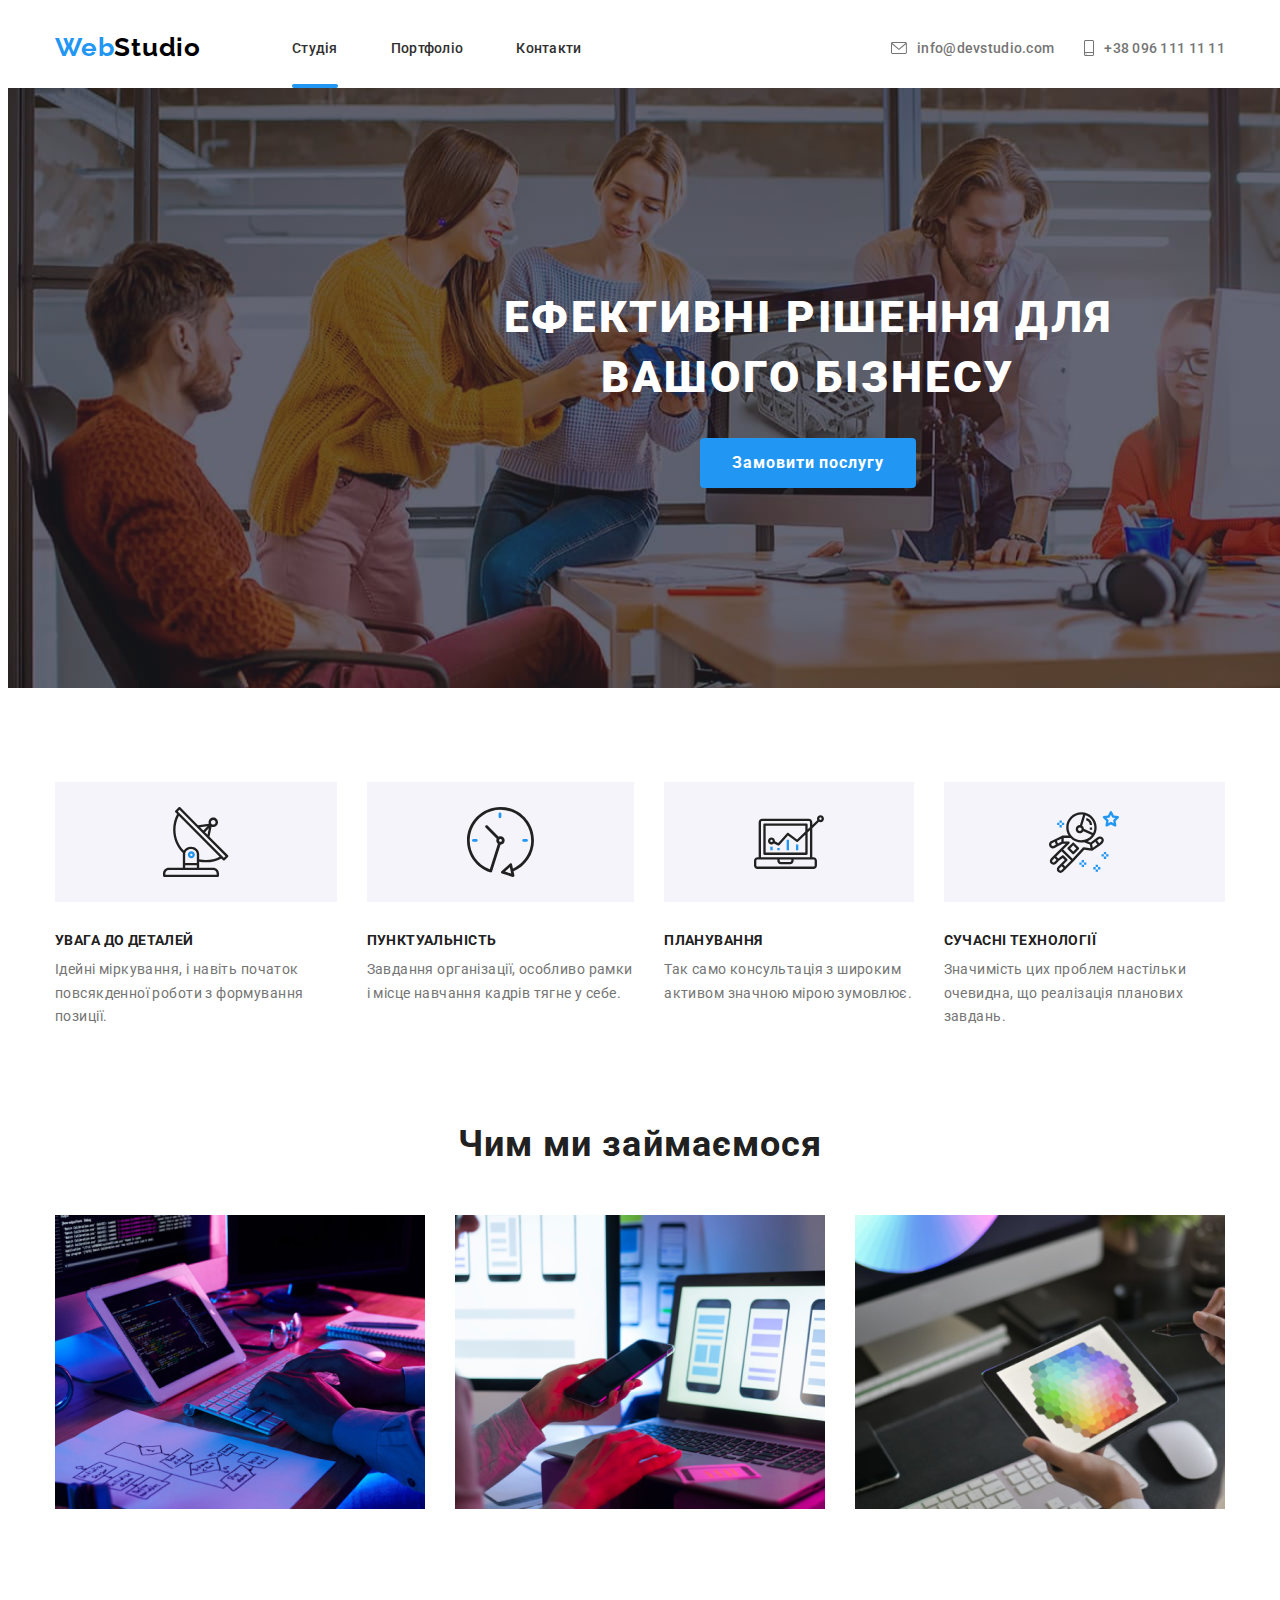
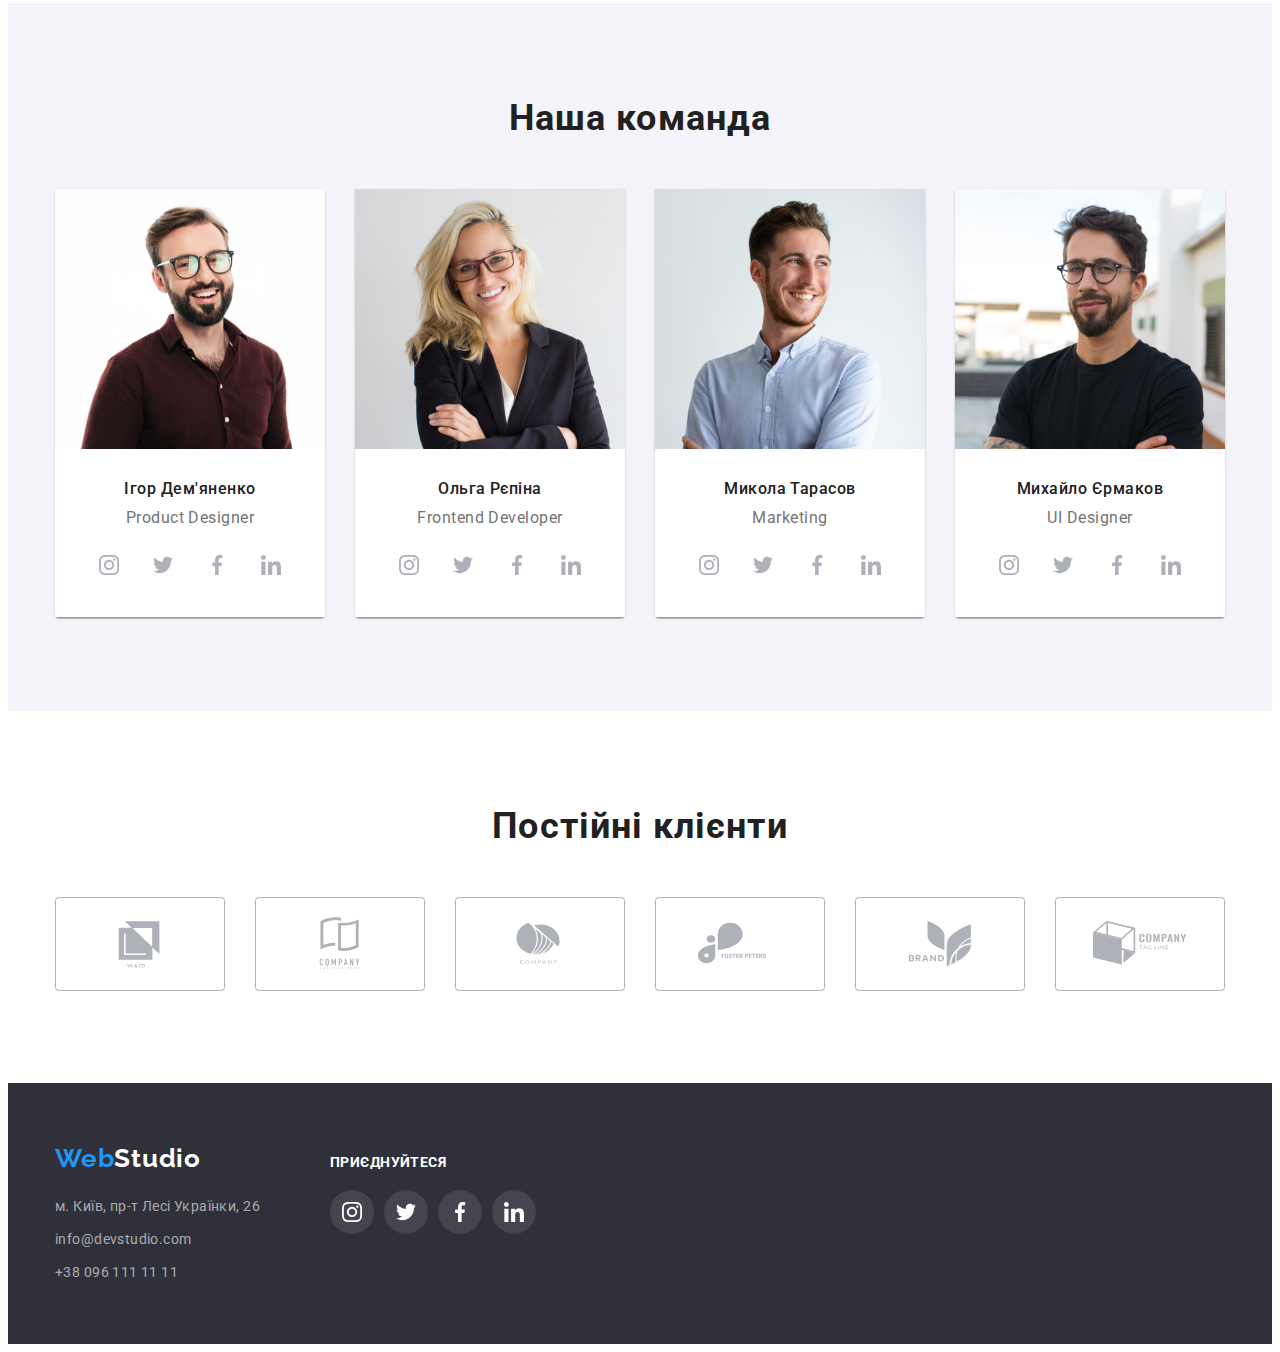
<file: index.html>
<!DOCTYPE html>
<html lang="en">
	<head>
		<meta charset="UTF-8" />
		<meta name="viewport" content="width=device-width, initial-scale=1.0" />
		<title>Document</title>
		<link
			href="https://fonts.googleapis.com/css2?family=Open+Sans:wght@400;600;700&family=Raleway:wght@700&display=swap"
			rel="stylesheet"
		/>
		<link rel="preconnect" href="https://fonts.googleapis.com" />
		<link rel="preconnect" href="https://fonts.gstatic.com" crossorigin />
		<link
			href="https://fonts.googleapis.com/css2?family=Raleway:ital,wght@0,100..700;1,100..700&family=Roboto:ital,wght@0,100;0,300;0,400;0,500;0,700;0,900;1,100;1,300;1,400;1,500;1,700;1,900&display=swap"
			rel="stylesheet"
		/>
		<link
			rel="stylesheet"
			href="https://cdnjs.cloudflare.com/ajax/libs/modern-normalize/1.1.0/modern-normalize.min.css"
			integrity="sha512-wpPYUAdjBVSE4KJnH1VR1HeZfpl1ub8YT/NKx4PuQ5NmX2tKuGu6U/JRp5y+Y8XG2tV+wKQpNHVUX03MfMFn9Q=="
			crossorigin="anonymous"
			referrerpolicy="no-referrer"
		/>
		<link rel="stylesheet" href="./css/styles.css" />
	</head>
	<body>
		<header class="header-wrap">
			<div class="container header-container">
				<a href="" class="logo link"
					>Web<span class="logo-accent">Studio</span></a
				>
				<ul class="header-list list">
					<li class="header-item">
						<a href="" class="header-link link current">Студія</a>
					</li>
					<li class="header-item">
						<a href="./portfolio.html" class="header-link link">Портфоліо</a>
					</li>
					<li class="header-item">
						<a href="" class="header-link link">Контакти</a>
					</li>
				</ul>
				<ul class="nav-list list">
					<li class="nav-item">
						<a class="nav-link link" href=""
							><svg class="nav-icon" width="16" height="12">
								<use href="./images/icons.svg#envelope"></use></svg
							>info@devstudio.com
						</a>
					</li>
					<li class="nav-item">
						<a href="tel:+38 096 111 11 11" class="nav-link link"
							><svg class="nav-icon" width="10" height="16">
								<use href="./images/icons.svg#icon-smartphone2"></use></svg
							>+38 096 111 11 11</a
						>
					</li>
				</ul>
			</div>
		</header>
		<main>
			<section class="introduction">
				<div class="container">
					<h1 class="introduction-title">
						Ефективні рішення для вашого бізнесу
					</h1>
					<button class="introduction-btn" type="button" data-modal-open>
						Замовити послугу
					</button>
				</div>
			</section>
			<section class="benefits section">
				<div class="container benefits-wrap">
					<ul class="benefits-list list">
						<li class="benefits-item">
							<div class="benefits-item-wrap">
								<svg class="benefits-icon" width="70" height="70">
									<use href="./images/icons.svg#icon-antenna"></use>
								</svg>
							</div>
							<h3 class="benefits-title">УВАГА ДО ДЕТАЛЕЙ</h3>
							<p class="benefits-text">
								Ідейні міркування, і навіть початок повсякденної роботи з
								формування позиції.
							</p>
						</li>
						<li class="benefits-item">
							<div class="benefits-item-wrap">
								<svg class="benefits-icon" width="70" height="70">
									<use href="./images/icons.svg#icon-clock"></use>
								</svg>
							</div>
							<h3 class="benefits-title">ПУНКТУАЛЬНІСТЬ</h3>
							<p class="benefits-text">
								Завдання організації, особливо рамки і місце навчання кадрів
								тягне у себе.
							</p>
						</li>
						<li class="benefits-item">
							<div class="benefits-item-wrap">
								<svg class="benefits-icon" width="70" height="70">
									<use href="./images/icons.svg#icon-diagram"></use>
								</svg>
							</div>
							<h3 class="benefits-title">ПЛАНУВАННЯ</h3>
							<p class="benefits-text">
								Так само консультація з широким активом значною мірою зумовлює.
							</p>
						</li>
						<li class="benefits-item">
							<div class="benefits-item-wrap">
								<svg class="benefits-icon" width="70" height="70">
									<use href="./images/icons.svg#icon-astronaut"></use>
								</svg>
							</div>
							<h3 class="benefits-title">СУЧАСНІ ТЕХНОЛОГІЇ</h3>
							<p class="benefits-text">
								Значимість цих проблем настільки очевидна, що реалізація
								планових завдань.
							</p>
						</li>
					</ul>
				</div>
			</section>
			<section class="about">
				<div class="container">
					<h2 class="about-title">Чим ми займаємося</h2>
					<ul class="about-list list">
						<li class="about-item">
							<img src="./images/prints.png" alt="" width="370" />

							<p class="about-text">Десктопні додатки</p>
						</li>
						<li class="about-item">
							<img src="./images/chose.png" alt="" width="370" />
							<p class="about-text">Мобільні додатки</p>
						</li>
						<li class="about-item">
							<img src="./images/colorixe.png" alt="" width="370" />
							<p class="about-text">Дизайнерські рішення</p>
						</li>
					</ul>
				</div>
			</section>
			<section class="team section">
				<div class="container">
					<h2 class="team-title">Наша команда</h2>
					<ul class="team-list list">
						<li class="team-item">
							<img src="./images/first-developer.jpg" alt="" width="" />
							<div class="team-content">
								<h3 class="team-name">Ігор Дем'яненко</h3>
								<p class="team-text">Product Designer</p>
								<ul class="team-icon-list list list">
									<li class="team-icon-item">
										<svg class="team-icon" width="20" height="20">
											<use href="./images/icons.svg#icon-instagram"></use>
										</svg>
									</li>
									<li class="team-icon-item">
										<svg class="team-icon" width="20" height="20">
											<use href="./images/icons.svg#icon-twitter"></use>
										</svg>
									</li>
									<li class="team-icon-item">
										<svg class="team-icon" width="20" height="20">
											<use href="./images/icons.svg#icon-facebook"></use>
										</svg>
									</li>
									<li class="team-icon-item">
										<svg class="team-icon" width="20" height="20">
											<use href="./images/icons.svg#icon-linkedin"></use>
										</svg>
									</li>
								</ul>
							</div>
						</li>
						<li class="team-item">
							<img src="./images/second-developer.jpg" alt="" width="" />
							<div class="team-content">
								<h3 class="team-name">Ольга Рєпіна</h3>
								<p class="team-text">Frontend Developer</p>
								<ul class="team-icon-list list list">
									<li class="team-icon-item">
										<svg class="team-icon" width="20" height="20">
											<use href="./images/icons.svg#icon-instagram"></use>
										</svg>
									</li>
									<li class="team-icon-item">
										<svg class="team-icon" width="20" height="20">
											<use href="./images/icons.svg#icon-twitter"></use>
										</svg>
									</li>
									<li class="team-icon-item">
										<svg class="team-icon" width="20" height="20">
											<use href="./images/icons.svg#icon-facebook"></use>
										</svg>
									</li>
									<li class="team-icon-item">
										<svg class="team-icon" width="20" height="20">
											<use href="./images/icons.svg#icon-linkedin"></use>
										</svg>
									</li>
								</ul>
							</div>
						</li>
						<li class="team-item">
							<img src="./images/third-developer.jpg" alt="" width="" />
							<div class="team-content">
								<h3 class="team-name">Микола Тарасов</h3>
								<p class="team-text">Marketing</p>
								<ul class="team-icon-list list list">
									<li class="team-icon-item">
										<svg class="team-icon" width="20" height="20">
											<use href="./images/icons.svg#icon-instagram"></use>
										</svg>
									</li>
									<li class="team-icon-item">
										<svg class="team-icon" width="20" height="20">
											<use href="./images/icons.svg#icon-twitter"></use>
										</svg>
									</li>
									<li class="team-icon-item">
										<svg class="team-icon" width="20" height="20">
											<use href="./images/icons.svg#icon-facebook"></use>
										</svg>
									</li>
									<li class="team-icon-item">
										<svg class="team-icon" width="20" height="20">
											<use href="./images/icons.svg#icon-linkedin"></use>
										</svg>
									</li>
								</ul>
							</div>
						</li>
						<li class="team-item">
							<img src="./images/fourth-developer.jpg" alt="" width="" />
							<div class="team-content">
								<h3 class="team-name">Михайло Єрмаков</h3>
								<p class="team-text">UI Designer</p>
								<ul class="team-icon-list list list">
									<li class="team-icon-item">
										<svg class="team-icon" width="20" height="20">
											<use href="./images/icons.svg#icon-instagram"></use>
										</svg>
									</li>
									<li class="team-icon-item">
										<svg class="team-icon" width="20" height="20">
											<use href="./images/icons.svg#icon-twitter"></use>
										</svg>
									</li>
									<li class="team-icon-item">
										<svg class="team-icon" width="20" height="20">
											<use href="./images/icons.svg#icon-facebook"></use>
										</svg>
									</li>
									<li class="team-icon-item">
										<svg class="team-icon" width="20" height="20">
											<use href="./images/icons.svg#icon-linkedin"></use>
										</svg>
									</li>
								</ul>
							</div>
						</li>
					</ul>
				</div>
			</section>
			<section class="clients section">
				<div class="clients-wrap container">
					<h2 class="clients-title">Постійні клієнти</h2>
					<ul class="clients-list list">
						<li class="clients-item">
							<a href="" class="clients-link link">
								<svg class="clients-icon" width="106" height="60">
									<use href="./images/icons.svg#icon-logo1"></use>
								</svg>
							</a>
						</li>
						<li class="clients-item">
							<a href="" class="clients-link link">
								<svg class="clients-icon" width="106" height="60">
									<use href="./images/icons.svg#icon-logo2"></use>
								</svg>
							</a>
						</li>
						<li class="clients-item">
							<a href="" class="clients-link link">
								<svg class="clients-icon" width="106" height="60">
									<use href="./images/icons.svg#icon-logo3"></use>
								</svg>
							</a>
						</li>
						<li class="clients-item">
							<a href="" class="clients-link link">
								<svg class="clients-icon" width="106" height="60">
									<use href="./images/icons.svg#icon-logo4"></use>
								</svg>
							</a>
						</li>
						<li class="clients-item">
							<a href="" class="clients-link link">
								<svg class="clients-icon" width="106" height="60">
									<use href="./images/icons.svg#icon-logo5"></use>
								</svg>
							</a>
						</li>
						<li class="clients-item">
							<a href="" class="clients-link link">
								<svg class="clients-icon" width="106" height="60">
									<use href="./images/icons.svg#icon-logo6"></use>
								</svg>
							</a>
						</li>
					</ul>
				</div>
			</section>
			<footer class="footer">
				<div class="footer-container container">
					<div class="footer-left-wrap">
						<a href="" class="footer-logo link"
							>Web<span class="footer-logo-hover">Studio</span></a
						>
						<ul class="footer-list list">
							<li class="footer-item">м. Київ, пр-т Лесі Українки, 26</li>
							<li class="footer-item">info@devstudio.com</li>
							<li class="footer-item">+38 096 111 11 11</li>
						</ul>
					</div>
					<div class="footer-central-wrap">
						<h3 class="footer-title">Приєднуйтеся</h3>
						<ul class="footer-central-list list">
							<li class="footer-central-item">
								<svg class="footer-icon" width="20" height="20">
									<use href="/images/icons.svg#icon-instagram"></use>
								</svg>
							</li>
							<li class="footer-central-item">
								<svg class="footer-icon" width="20" height="20">
									<use href="./images/icons.svg#icon-twitter"></use>
								</svg>
							</li>
							<li class="footer-central-item">
								<svg class="footer-icon" width="20" height="20">
									<use href="./images/icons.svg#icon-facebook"></use>
								</svg>
							</li>
							<li class="footer-central-item">
								<svg class="footer-icon" width="20" height="20">
									<use href="./images/icons.svg#icon-linkedin"></use>
								</svg>
							</li>
						</ul>
					</div>
				</div>
			</footer>
		</main>
		<div class="modalBackground is-hidden" data-modal>
			<div class="modalActive">
				<button type="button" class="modal-close-btn" data-modal-close>
					<svg class="modal-close" width="18" height="18">
						<use href="./images/icons.svg#icon-close"></use>
					</svg>
				</button>
			</div>
		</div>
		<script src="./js/modal.js"></script>
	</body>
</html>
</file>
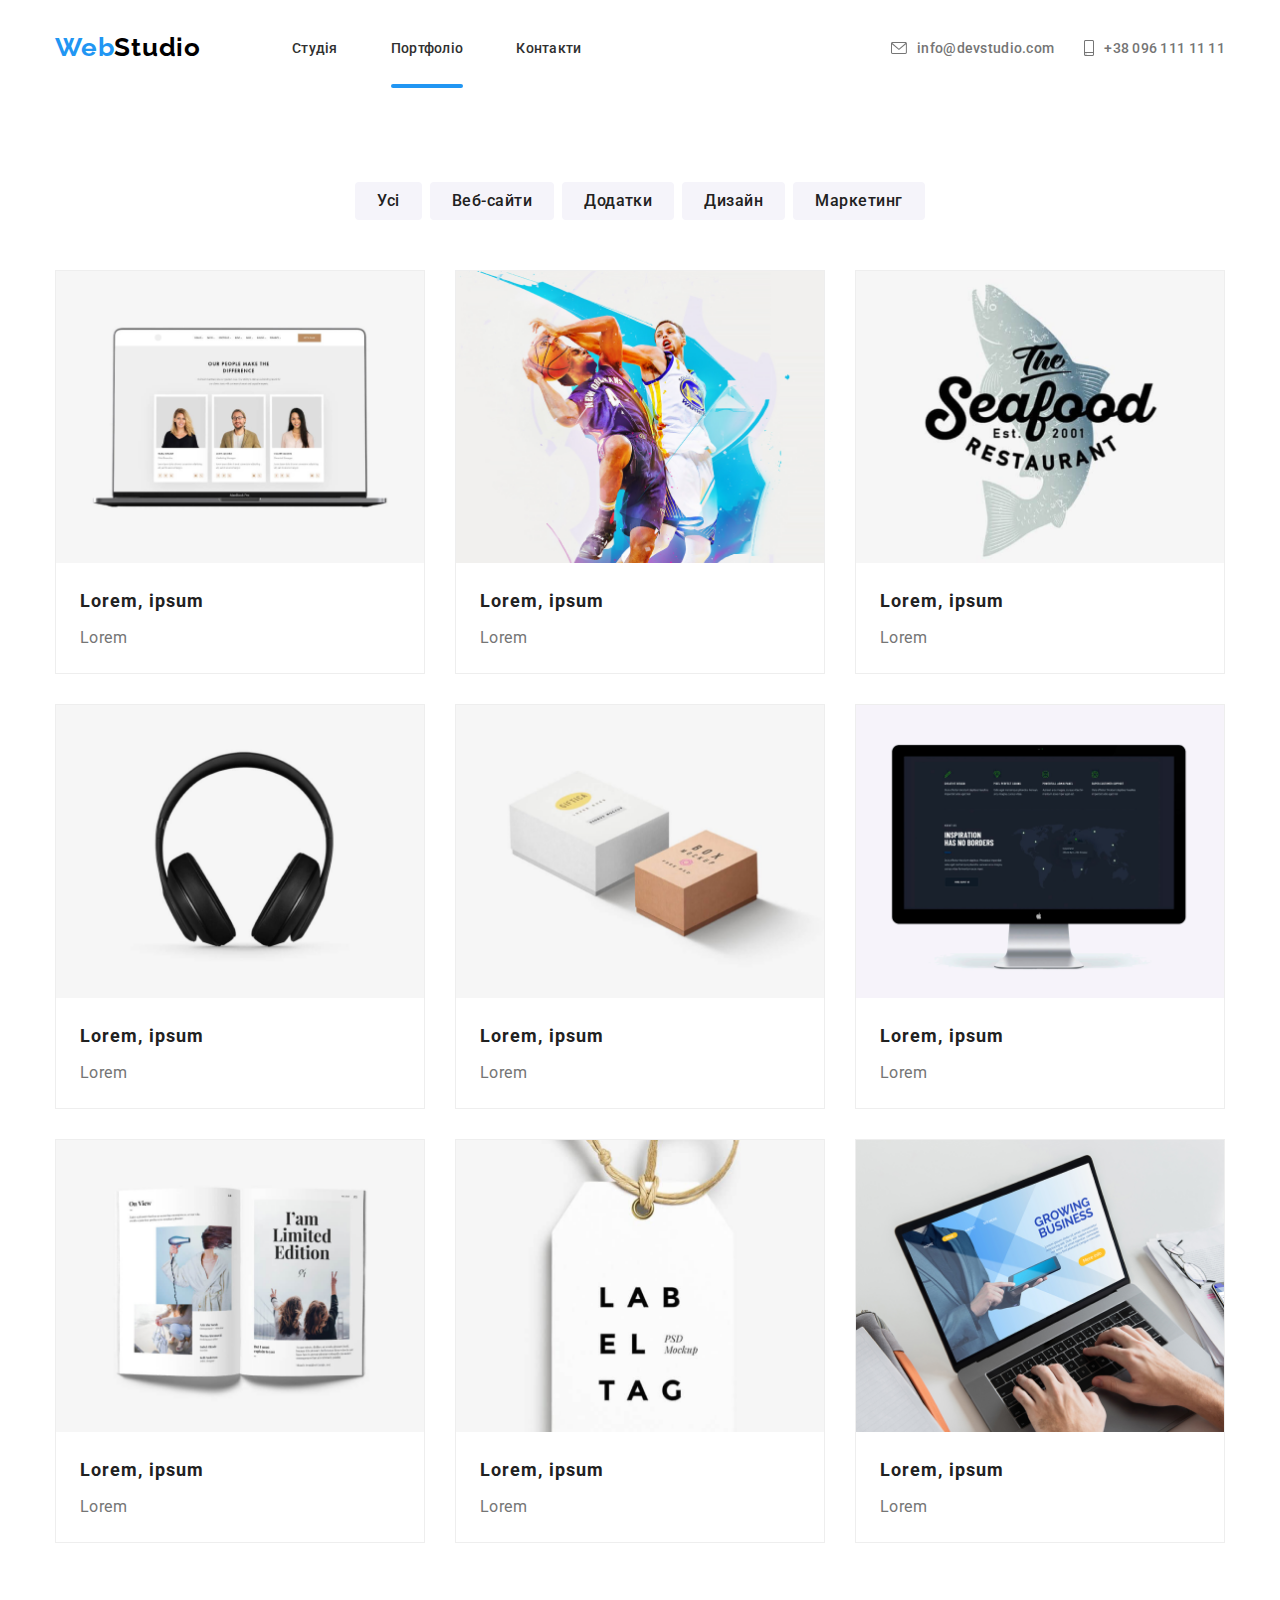
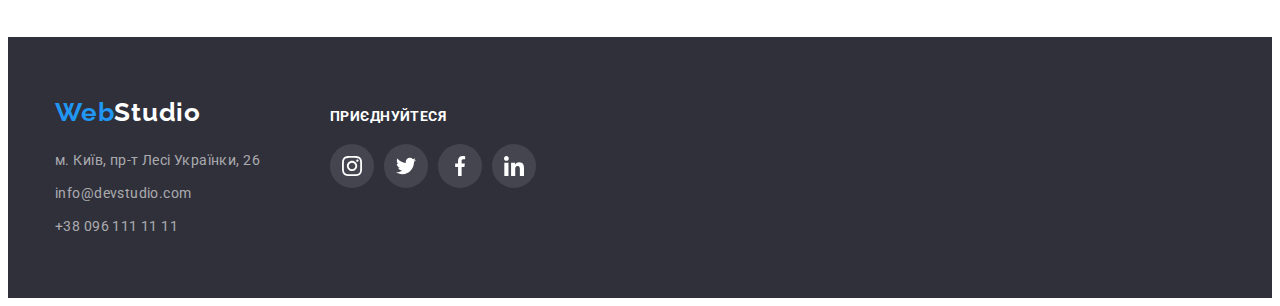
<file: portfolio.html>
<!DOCTYPE html>
<html lang="en">
	<head>
		<meta charset="UTF-8" />
		<meta name="viewport" content="width=device-width, initial-scale=1.0" />
		<title>Document</title>
		<link
			href="https://fonts.googleapis.com/css2?family=Open+Sans:wght@400;600;700&family=Raleway:wght@700&display=swap"
			rel="stylesheet"
		/>
		<link rel="preconnect" href="https://fonts.googleapis.com" />
		<link rel="preconnect" href="https://fonts.gstatic.com" crossorigin />
		<link
			href="https://fonts.googleapis.com/css2?family=Raleway:ital,wght@0,100..700;1,100..700&family=Roboto:ital,wght@0,100;0,300;0,400;0,500;0,700;0,900;1,100;1,300;1,400;1,500;1,700;1,900&display=swap"
			rel="stylesheet"
		/>
		<link
			rel="stylesheet"
			href="https://cdnjs.cloudflare.com/ajax/libs/modern-normalize/1.1.0/modern-normalize.min.css"
			integrity="sha512-wpPYUAdjBVSE4KJnH1VR1HeZfpl1ub8YT/NKx4PuQ5NmX2tKuGu6U/JRp5y+Y8XG2tV+wKQpNHVUX03MfMFn9Q=="
			crossorigin="anonymous"
			referrerpolicy="no-referrer"
		/>
		<link rel="stylesheet" href="./css/styles.css" />
	</head>
	<body>
		<header class="header-wrap">
			<div class="container header-container">
				<a href="" class="logo link"
					>Web<span class="logo-accent">Studio</span></a
				>
				<ul class="header-list list">
					<li class="header-item">
						<a href="./index.html" class="header-link link">Студія</a>
					</li>
					<li class="header-item">
						<a href="" class="header-link link current">Портфоліо</a>
					</li>
					<li class="header-item">
						<a href="" class="header-link link">Контакти</a>
					</li>
				</ul>
				<ul class="nav-list list">
					<li class="nav-item">
						<a class="nav-link link" href=""
							><svg class="nav-icon" width="16" height="12">
								<use href="./images/icons.svg#envelope"></use></svg
							>info@devstudio.com
						</a>
					</li>
					<li class="nav-item">
						<a href="tel:+38 096 111 11 11" class="nav-link link"
							><svg class="nav-icon" width="10" height="16">
								<use href="./images/icons.svg#icon-smartphone2"></use></svg
							>+38 096 111 11 11</a
						>
					</li>
				</ul>
			</div>
		</header>
		<main>
			<section class="portfolio section">
				<div class="container">
					<ul class="portfolio-btn-list list">
						<li class="portfolio-btn-item">
							<button type="button" class="portfolio-btn">Усі</button>
						</li>
						<li class="portfolio-btn-item">
							<button type="button" class="portfolio-btn">Веб-сайти</button>
						</li>
						<li class="portfolio-btn-item">
							<button type="button" class="portfolio-btn">Додатки</button>
						</li>
						<li class="portfolio-btn-item">
							<button type="button" class="portfolio-btn">Дизайн</button>
						</li>
						<li class="portfolio-btn-item">
							<button type="button" class="portfolio-btn">Маркетинг</button>
						</li>
					</ul>
					<ul class="portfolio-card-list list">
						<li class="portfolio-card-item">
							<div class="above-wrap">
								<img src="./images/img-portfolio1.png" alt="" width="370" />
								<p class="above-text">
									Ресурс пропонує комплексні пропозиції з різним рівнем
									функціоналу та сервісів. Все це дозволить відвідувачу отримати
									вичерпні відомості про компанію чи приватну особу.
								</p>
							</div>
							<div class="portfolio-card-wrap">
								<h3 class="portfolio-wrap-title">Lorem, ipsum</h3>
								<p class="portfolio-wrap-text">Lorem</p>
							</div>
						</li>
						<li class="portfolio-card-item">
							<div class="above-wrap">
								<img src="./images/img-portfolio2.png" alt="" width="370" />
								<p class="above-text">
									Ресурс пропонує комплексні пропозиції з різним рівнем
									функціоналу та сервісів. Все це дозволить відвідувачу отримати
									вичерпні відомості про компанію чи приватну особу.
								</p>
							</div>
							<div class="portfolio-card-wrap">
								<h3 class="portfolio-wrap-title">Lorem, ipsum</h3>
								<p class="portfolio-wrap-text">Lorem</p>
							</div>
						</li>
						<li class="portfolio-card-item">
							<div class="above-wrap">
								<img src="./images/img-portfolio3.png" alt="" width="370" />
								<p class="above-text">
									Ресурс пропонує комплексні пропозиції з різним рівнем
									функціоналу та сервісів. Все це дозволить відвідувачу отримати
									вичерпні відомості про компанію чи приватну особу.
								</p>
							</div>
							<div class="portfolio-card-wrap">
								<h3 class="portfolio-wrap-title">Lorem, ipsum</h3>
								<p class="portfolio-wrap-text">Lorem</p>
							</div>
						</li>
						<li class="portfolio-card-item">
							<div class="above-wrap">
								<img src="./images/img-portfolio4.png" alt="" width="370" />
								<p class="above-text">
									Ресурс пропонує комплексні пропозиції з різним рівнем
									функціоналу та сервісів. Все це дозволить відвідувачу отримати
									вичерпні відомості про компанію чи приватну особу.
								</p>
							</div>
							<div class="portfolio-card-wrap">
								<h3 class="portfolio-wrap-title">Lorem, ipsum</h3>
								<p class="portfolio-wrap-text">Lorem</p>
							</div>
						</li>
						<li class="portfolio-card-item">
							<div class="above-wrap">
								<img src="./images/img-portfolio5.png" alt="" width="370" />
								<p class="above-text">
									Ресурс пропонує комплексні пропозиції з різним рівнем
									функціоналу та сервісів. Все це дозволить відвідувачу отримати
									вичерпні відомості про компанію чи приватну особу.
								</p>
							</div>
							<div class="portfolio-card-wrap">
								<h3 class="portfolio-wrap-title">Lorem, ipsum</h3>
								<p class="portfolio-wrap-text">Lorem</p>
							</div>
						</li>
						<li class="portfolio-card-item">
							<div class="above-wrap">
								<img src="./images/img-portfolio6.png" alt="" width="370" />
								<p class="above-text">
									Ресурс пропонує комплексні пропозиції з різним рівнем
									функціоналу та сервісів. Все це дозволить відвідувачу отримати
									вичерпні відомості про компанію чи приватну особу.
								</p>
							</div>
							<div class="portfolio-card-wrap">
								<h3 class="portfolio-wrap-title">Lorem, ipsum</h3>
								<p class="portfolio-wrap-text">Lorem</p>
							</div>
						</li>
						<li class="portfolio-card-item">
							<div class="above-wrap">
								<img src="./images/img-portfolio7.png" alt="" width="370" />
								<p class="above-text">
									Ресурс пропонує комплексні пропозиції з різним рівнем
									функціоналу та сервісів. Все це дозволить відвідувачу отримати
									вичерпні відомості про компанію чи приватну особу.
								</p>
							</div>
							<div class="portfolio-card-wrap">
								<h3 class="portfolio-wrap-title">Lorem, ipsum</h3>
								<p class="portfolio-wrap-text">Lorem</p>
							</div>
						</li>
						<li class="portfolio-card-item">
							<div class="above-wrap">
								<img src="./images/img-portfolio8.png" alt="" width="370" />
								<p class="above-text">
									Ресурс пропонує комплексні пропозиції з різним рівнем
									функціоналу та сервісів. Все це дозволить відвідувачу отримати
									вичерпні відомості про компанію чи приватну особу.
								</p>
							</div>
							<div class="portfolio-card-wrap">
								<h3 class="portfolio-wrap-title">Lorem, ipsum</h3>
								<p class="portfolio-wrap-text">Lorem</p>
							</div>
						</li>
						<li class="portfolio-card-item">
							<div class="above-wrap">
								<img src="./images/img-portfolio9.png" alt="" width="370" />
								<p class="above-text">
									Ресурс пропонує комплексні пропозиції з різним рівнем
									функціоналу та сервісів. Все це дозволить відвідувачу отримати
									вичерпні відомості про компанію чи приватну особу.
								</p>
							</div>
							<div class="portfolio-card-wrap">
								<h3 class="portfolio-wrap-title">Lorem, ipsum</h3>
								<p class="portfolio-wrap-text">Lorem</p>
							</div>
						</li>
					</ul>
				</div>
			</section>
		</main>
		<footer class="footer">
			<div class="footer-container container">
				<div class="footer-left-wrap">
					<a href="" class="footer-logo link"
						>Web<span class="footer-logo-hover">Studio</span></a
					>
					<ul class="footer-list list">
						<li class="footer-item">м. Київ, пр-т Лесі Українки, 26</li>
						<li class="footer-item">info@devstudio.com</li>
						<li class="footer-item">+38 096 111 11 11</li>
					</ul>
				</div>
				<div class="footer-central-wrap">
					<h3 class="footer-title">Приєднуйтеся</h3>
					<ul class="footer-central-list list">
						<li class="footer-central-item">
							<svg class="footer-icon" width="20" height="20">
								<use href="/images/icons.svg#icon-instagram"></use>
							</svg>
						</li>
						<li class="footer-central-item">
							<svg class="footer-icon" width="20" height="20">
								<use href="./images/icons.svg#icon-twitter"></use>
							</svg>
						</li>
						<li class="footer-central-item">
							<svg class="footer-icon" width="20" height="20">
								<use href="./images/icons.svg#icon-facebook"></use>
							</svg>
						</li>
						<li class="footer-central-item">
							<svg class="footer-icon" width="20" height="20">
								<use href="./images/icons.svg#icon-linkedin"></use>
							</svg>
						</li>
					</ul>
				</div>
			</div>
		</footer>
	</body>
</html>
</file>
<file: css/styles.css>
img {
	display: block;
	max-width: 100%;
	height: auto;
}

p,
h1,
h2,
h3 {
	margin: 0;
}
ul {
	margin: 0;
	padding: 0;
}
.list {
	list-style: none;
}
.link {
	text-decoration: none;
}
.section {
	padding-top: 94px;
	padding-bottom: 94px;
}
.container {
	width: 1200px;
	padding-left: 15px;
	padding-right: 15px;
	margin: 0 auto;
	box-sizing: border-box;
}

/* ---------------------HEADER-------------------------- */
.header-wrap {
	padding-top: 24px;
	padding-bottom: 25px;

	background-color: #ffffff;
}
.header-container {
	display: flex;
	align-items: center;
}
.header-list {
	display: flex;
}
.logo {
	font-family: Raleway;
	font-size: 26px;
	font-weight: 700;
	line-height: 31px;
	letter-spacing: 0.03em;
	color: #2196f3;
	margin-right: 91px;
}
.logo-accent {
	color: #000;
}
.logo:hover .logo-accent,
.logo:focus .logo-accent {
	color: #2196f3;
}
.header-item {
	margin-right: 53px;
	position: relative;
}
.header-item:last-child {
	margin-right: 0;
}

.header-link {
	font-family: Roboto;
	font-size: 14px;
	font-weight: 500;
	line-height: 16px;
	color: #303030;
	letter-spacing: 0.02em;
	text-align: left;
}
.header-link:hover,
.header-link:focus {
	color: #2196f3;
}
.current::after {
	content: '';
	width: 100%;
	height: 4px;
	background-color: #2196f3;
	position: absolute;
	bottom: -31px;
	left: 0;
	border-radius: 10px;
}
.nav-list {
	display: flex;
	margin-left: auto;
}
.nav-item {
	margin-right: 30px;
}
.nav-item:last-child {
	margin-right: 0;
}
.nav-link {
	font-family: Roboto;
	font-size: 14px;
	font-weight: 500;
	line-height: 16px;
	letter-spacing: 0.02em;
	color: #757575;
	display: flex;
	align-items: center;
}
.nav-link:hover,
.nav-link:focus {
	color: #2196f3;
}
.nav-icon {
	margin-right: 10px;
	fill: currentColor;
}
/* ---------------------------------------------------------- */
.introduction {
	padding-top: 200px;
	padding-bottom: 200px;
	background: linear-gradient(rgba(47, 48, 58, 0.4), rgba(47, 48, 58, 0.4)),
		url(/images/overlay.jpg);
	width: 1600px;
	background-repeat: no-repeat;
	margin-left: auto;
	margin-right: auto;
}

.introduction-title {
	font-family: Roboto;
	font-weight: 900;
	font-size: 44px;
	line-height: 136%;
	letter-spacing: 0.06em;
	text-transform: uppercase;
	text-align: center;
	margin-right: auto;
	margin-left: auto;
	color: #fff;
	width: 696px;
	margin-bottom: 30px;
}
.introduction-btn {
	display: block;
	background: #2196f3;
	font-family: Roboto;
	font-weight: 700;
	font-size: 16px;
	line-height: 1.87;
	letter-spacing: 0.06em;
	text-align: center;
	color: #fff;
	border-radius: 4px;
	margin: auto;
	padding: 10px 32px;
	border: none;
	cursor: pointer;
}
/* ------------------------------------------------------------------- */
.benefits-list {
	display: flex;
}
.benefits-item + .benefits-item {
	margin-left: 30px;
}
.benefits-item-wrap {
	height: 120px;
	background: #f5f4fa;
	margin-bottom: 30px;
	display: flex;
	justify-content: center;
	align-items: center;
}
.benefits-icon {
	justify-content: center;
	align-items: center;
}
.benefits-title {
	margin-bottom: 10px;
	font-family: Roboto;
	font-weight: 700;
	font-size: 14px;
	letter-spacing: 0.03em;
	text-transform: uppercase;
	color: #212121;
}
.benefits-text {
	font-family: Roboto;
	font-weight: 400;
	font-size: 14px;
	line-height: 1.71;
	letter-spacing: 0.03em;
	color: #757575;
}
/* ---------------------------------------------------------------------------- */
.about {
	padding-bottom: 94px;
}
.about-title {
	font-family: Roboto;
	font-weight: 700;
	font-size: 36px;
	letter-spacing: 0.03em;
	text-align: center;
	color: #212121;
	margin-bottom: 50px;
}
.about-list {
	display: flex;
	overflow: hidden;
}
.about-item + .about-item {
	margin-left: 30px;
}
.about-item {
	position: relative;
}
.about-text {
	position: absolute;
	left: 0;
	bottom: 0;
	background: rgba(47, 48, 58, 0.8);
	width: 100%;
	height: 70px;
	color: rgb(255, 255, 255);
	font-family: Roboto;
	font-size: 14px;
	font-weight: 700;
	line-height: 16px;
	letter-spacing: 0.03em;
	padding-top: 27px;
	padding-bottom: 27px;
	text-align: center;
	transform: translatey(100%);
	transition: transform 250ms linear;
}
.about-item:hover .about-text {
	transform: translatey(0);
}
/* ------------------------------------------------------------------------ */
.team {
	background: rgb(245, 244, 250);
}
.team-title {
	font-family: Roboto;
	font-weight: 700;
	font-size: 36px;
	letter-spacing: 0.03em;
	text-align: center;
	color: #212121;
	margin-bottom: 50px;
}
.team-list {
	display: flex;
	flex-wrap: wrap;
	margin-right: -30px;
	margin-bottom: -30px;
}
.team-item {
	margin-right: 30px;
	margin-bottom: 30px;
	flex-basis: calc(100% / 4 - 30px);
	border-radius: 0px 0px 4px 4px;
	box-shadow: 0px 2px 1px 0px rgba(0, 0, 0, 0.2),
		0px 1px 1px 0px rgba(0, 0, 0, 0.14), 0px 1px 3px 0px rgba(0, 0, 0, 0.12);
}

.team-content {
	padding-top: 30px;
	padding-bottom: 30px;
	background: #ffffff;
}
.team-name {
	font-family: Roboto;
	font-weight: 500;
	font-size: 16px;
	letter-spacing: 0.03em;
	text-align: center;
	color: #212121;
	margin-bottom: 10px;
}
.team-text {
	font-family: Roboto;
	font-size: 16px;
	letter-spacing: 0.03em;
	text-align: center;
	color: #757575;
	margin-bottom: 16px;
}
.team-icon-list {
	display: flex;
	justify-content: center;
}
.team-icon-item {
	border-radius: 50%;
	width: 44px;
	height: 44px;
	margin-right: 10px;
	display: flex;
	align-items: center;
	justify-content: center;
}
.team-icon-item:last-child {
	margin-right: 0;
}
.team-icon-item:hover {
	background: #2196f3;
}
.team-icon-item:hover .team-icon {
	fill: #ffffff;
}
.team-icon {
	fill: #afb1b8;
}
/* -------------------------------------------------------- */
.clients-title {
	font-family: Roboto;
	font-weight: 700;
	font-size: 36px;
	letter-spacing: 0.03em;
	text-align: center;
	color: #212121;
	margin-bottom: 50px;
}
.clients-list {
	display: flex;
}
.clients-item {
	margin-right: 30px;
	width: 170px;
	height: 92px;
}
.clients-link {
	padding-top: 16px;
	padding-bottom: 16px;
	display: flex;
	align-items: center;
	justify-content: center;
	border: 1px solid #afb1b8;
	border-radius: 4px;
}
.clients-item:last-child {
	margin-right: 0;
}
.clients-link:hover .clients-icon,
.clients-link:focus .clients-icon {
	fill: #2196f3;
}
.clients-link:hover,
.clients-link:focus {
	border: 1px solid #2196f3;
}
.clients-icon {
	fill: #afb1b8;
}
/* ------------------------------------------------------------- */
.footer {
	padding-top: 60px;
	padding-bottom: 60px;
	background-color: #2f303a;
}
.footer-container {
	display: flex;
	align-items: baseline;
}
.footer-left-wrap {
	margin-right: 70px;
}
.footer-logo {
	font-family: Raleway;
	font-size: 26px;
	font-weight: 700;
	line-height: 31px;
	letter-spacing: 0.03em;
	text-align: left;
	color: #2196f3;
	display: block;
	margin-bottom: 20px;
}
.footer-logo-hover {
	color: #fff;
}
.footer-logo:hover .footer-logo-hover,
.footer-logo:focus .footer-logo-hover {
	color: #2196f3;
}
.footer-item {
	color: rgba(255, 255, 255, 0.6);
	font-family: Roboto;
	font-size: 14px;
	font-weight: 400;
	line-height: 24px;
	letter-spacing: 0.03em;
	text-align: left;
	margin-bottom: 9px;
}
.footer-item:last-child {
	margin-bottom: 0;
}
.footer-title {
	color: rgb(255, 255, 255);
	font-family: Roboto;
	font-size: 14px;
	font-weight: 700;
	line-height: 16px;
	letter-spacing: 0.03em;
	text-align: left;
	text-transform: uppercase;
	margin-bottom: 20px;
}
.footer-central-list {
	display: flex;
}
.footer-central-item {
	width: 44px;
	height: 44px;
	background: rgba(255, 255, 255, 0.1);
	border-radius: 50%;
	margin-right: 10px;
	display: flex;
	justify-content: center;
	align-items: center;
}
.footer-central-item:last-child {
	margin-right: 0;
}
.footer-icon {
	fill: #fff;
}
.footer-central-item:hover .footer-icon {
	fill: tomato;
}
/* -------------------------------------------------------------------------- */

.portfolio-btn-list {
	display: flex;
	justify-content: center;
	margin-bottom: 50px;
}
.portfolio-btn-item {
	margin-right: 8px;
}
.portfolio-btn-item:last-child {
	margin-right: 0;
}
.portfolio-btn {
	padding: 6px 22px;
	background: #f5f4fa;
	border-radius: 4px;
	font-family: Roboto;
	font-weight: 500;
	font-size: 16px;
	line-height: 1.62;
	letter-spacing: 0.03em;
	text-align: center;
	color: #212121;
	border: none;
}
.portfolio-btn:hover {
	box-shadow: 0 2px 2px 0 rgba(0, 0, 0, 0.12), 0 1px 2px 0 rgba(0, 0, 0, 0.08),
		0 3px 1px 0 rgba(0, 0, 0, 0.1);
	background: #2196f3;
	color: #ffffff;
}
.portfolio-card-list {
	display: flex;
	flex-wrap: wrap;
	margin-right: -30px;
	margin-bottom: -30px;
}
.portfolio-card-item {
	flex-basis: calc(100% / 3 - 30px);
	margin-right: 30px;
	margin-bottom: 30px;
	box-sizing: border-box;
	border: 1px solid #eee;
}

.above-wrap {
	position: relative;
	overflow: hidden;
}
.above-text {
	position: absolute;
	top: 0;
	left: 0;
	width: 100%;
	height: 100%;
	padding: 63px 24px;
	font-family: Roboto;
	font-weight: 400;
	font-size: 18px;
	line-height: 1.56;
	letter-spacing: 0.03em;
	color: #fff;
	background: rgba(33, 150, 243, 0.9);

	transform: translatey(100%);
	transition: transform 250ms linear;
}
.portfolio-card-item:hover .above-text {
	transform: translateY(0);
}

.portfolio-card-wrap {
	padding: 20px 24px;
}
.portfolio-wrap-title {
	font-family: Roboto;
	font-weight: 700;
	font-size: 18px;
	line-height: 2;
	letter-spacing: 0.06em;
	color: #212121;
	margin-bottom: 4px;
}
.portfolio-wrap-text {
	font-family: Roboto;
	font-weight: 400;
	font-size: 16px;
	line-height: 1.87;
	letter-spacing: 0.03em;
	color: #757575;
}
/* ------------------------------------------------------------------------- */
.modalBackground {
	background: rgba(0, 0, 0, 0.2);
	width: 100vw;
	height: 100vh;
	position: fixed;
	top: 0;
	left: 0;
}
.modalActive {
	min-height: 581px;
	width: 528px;
	padding: 40px;
	box-shadow: 0 2px 1px 0 rgba(0, 0, 0, 0.2), 0 1px 1px 0 rgba(0, 0, 0, 0.14),
		0 1px 3px 0 rgba(0, 0, 0, 0.12);
	background: #fff;
	position: absolute;
	top: 50%;
	left: 50%;
	transform: translate(-50%, -50%);
}
.modal-close-btn {
	position: absolute;
	top: 8px;
	right: 8px;
	width: 30px;
	height: 30px;
	border-radius: 50%;
	border: 1px solid rgba(0, 0, 0, 0.1);
	background-color: #ffffff;
	display: flex;
	justify-content: center;
	align-items: center;
}
.is-hidden {
	visibility: hidden;
	opacity: 0;
	pointer-events: none;
}
</file>
